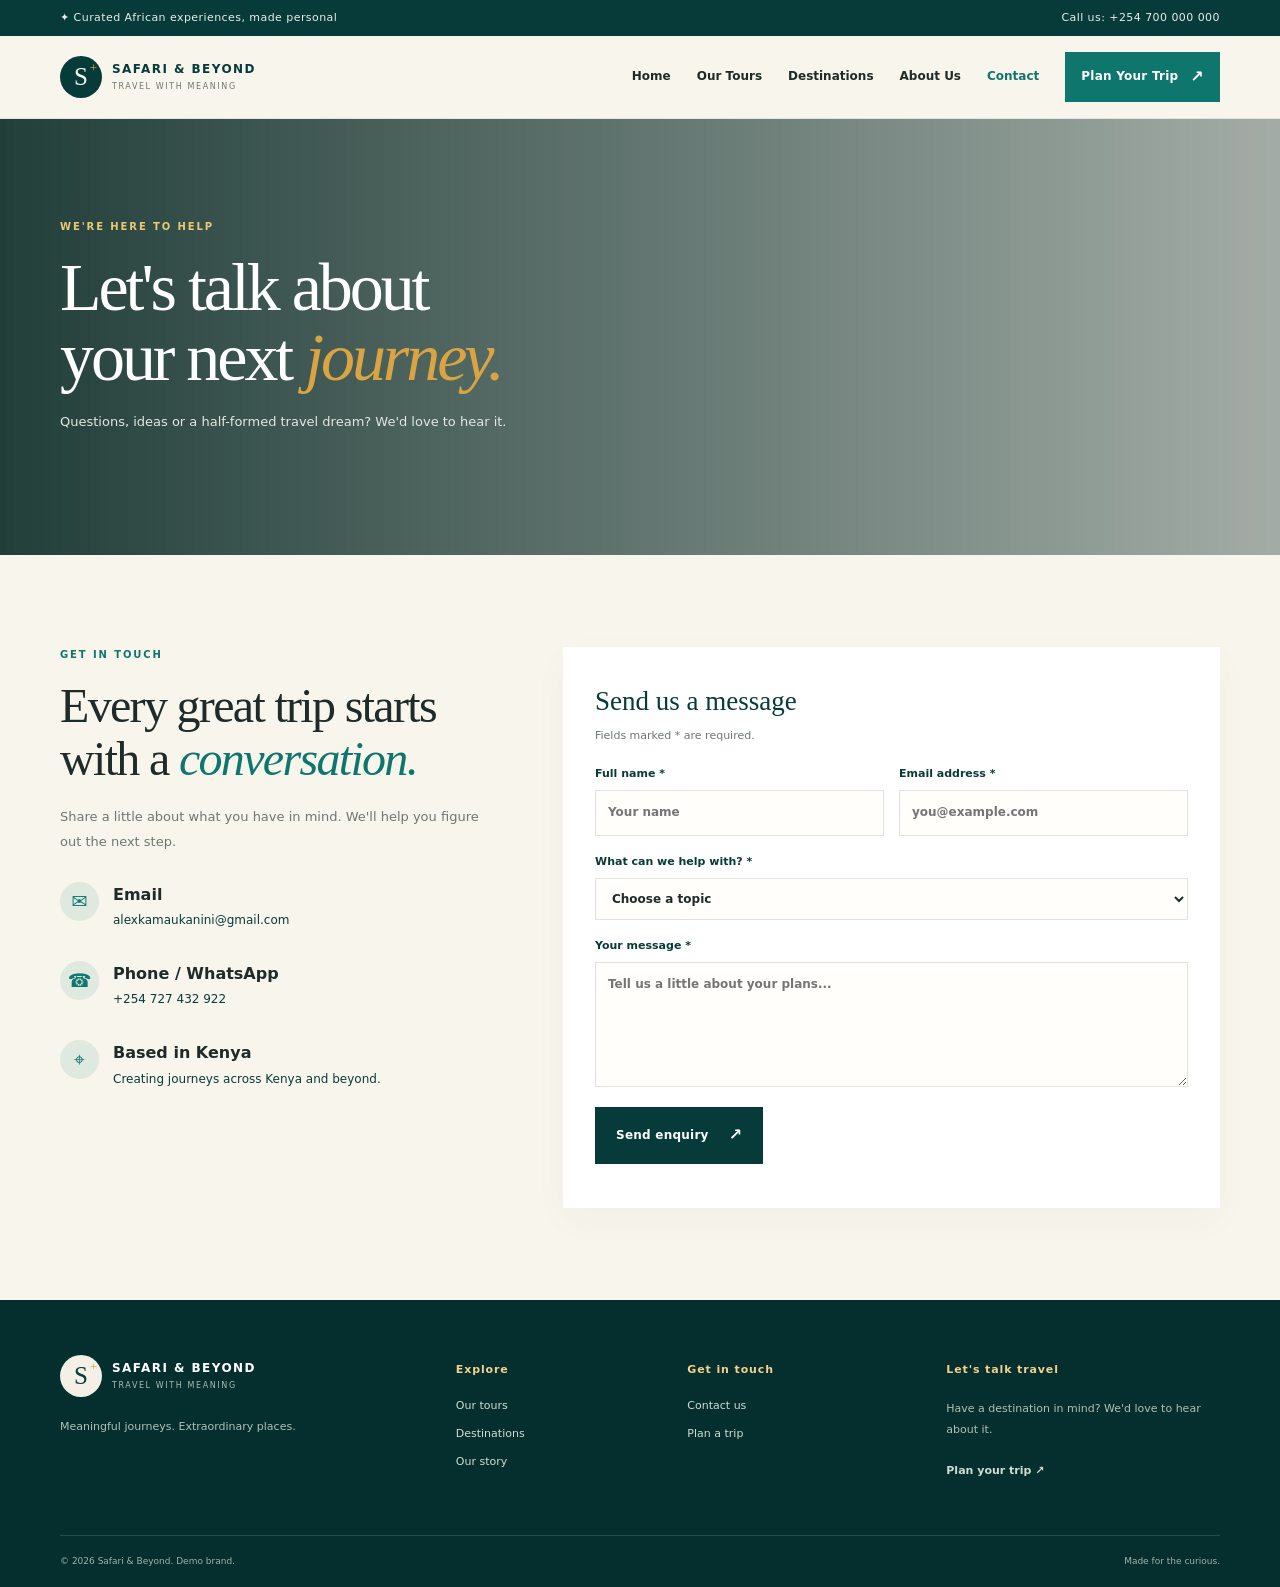
<file: contact.html>
<!DOCTYPE html><html lang="en"><head><meta charset="UTF-8"><meta name="viewport" content="width=device-width, initial-scale=1.0"><title>Contact | Safari & Beyond</title><link rel="stylesheet" href="css/style.css"><script src="js/main.js" defer></script></head><body><div class="topbar"><div class="container topbar-inner"><span>✦ Curated African experiences, made personal</span><span>Call us: +254 700 000 000</span></div></div><header class="site-header"><div class="container nav-wrap"><a class="brand" href="index.html"><span class="brand-mark">S<span>+</span></span><span class="brand-copy"><strong>SAFARI & BEYOND</strong><small>TRAVEL WITH MEANING</small></span></a><button class="menu-toggle" aria-label="Open navigation" aria-expanded="false">☰</button><nav class="main-nav"><a href="index.html">Home</a><a href="tours.html">Our Tours</a><a href="destinations.html">Destinations</a><a href="about.html">About Us</a><a href="contact.html">Contact</a><a class="btn btn-small" href="booking.html">Plan Your Trip <span>↗</span></a></nav></div></header><main><section class="page-hero"><div class="container"><p class="eyebrow light">WE'RE HERE TO HELP</p><h1>Let's talk about<br>your next <em>journey.</em></h1><p>Questions, ideas or a half-formed travel dream? We'd love to hear it.</p></div></section><section class="section container contact-layout"><div class="contact-intro"><p class="eyebrow">GET IN TOUCH</p><h2>Every great trip starts with a <em>conversation.</em></h2><p>Share a little about what you have in mind. We'll help you figure out the next step.</p><div class="contact-method"><span class="value-icon">✉</span><div><strong>Email</strong><p>alexkamaukanini@gmail.com</p></div></div><div class="contact-method"><span class="value-icon">☎</span><div><strong>Phone / WhatsApp</strong><p>+254 727 432 922</p></div></div><div class="contact-method"><span class="value-icon">⌖</span><div><strong>Based in Kenya</strong><p>Creating journeys across Kenya and beyond.</p></div></div></div><form class="form-card" data-demo-form><h3>Send us a message</h3><p class="muted">Fields marked * are required.</p><div class="form-row"><label>Full name *<input name="name" required placeholder="Your name"></label><label>Email address *<input name="email" type="email" required placeholder="you@example.com"></label></div><label>What can we help with? *<select name="topic" required><option value="">Choose a topic</option><option>Tour information</option><option>Custom itinerary</option><option>Group travel</option><option>Other enquiry</option></select></label><label>Your message *<textarea name="message" required rows="5" placeholder="Tell us a little about your plans..."></textarea></label><button class="btn btn-dark" type="submit">Send enquiry <span>↗</span></button><p class="form-feedback" aria-live="polite"></p></form></section></main><footer class="site-footer"><div class="container footer-grid"><div><a class="brand brand-light" href="index.html"><span class="brand-mark">S<span>+</span></span><span class="brand-copy"><strong>SAFARI & BEYOND</strong><small>TRAVEL WITH MEANING</small></span></a><p>Meaningful journeys. Extraordinary places.</p></div><div><h4>Explore</h4><a href="tours.html">Our tours</a><a href="destinations.html">Destinations</a><a href="about.html">Our story</a></div><div><h4>Get in touch</h4><a href="contact.html">Contact us</a><a href="booking.html">Plan a trip</a></div><div><h4>Let's talk travel</h4><p>Have a destination in mind? We'd love to hear about it.</p><a class="text-link light" href="booking.html">Plan your trip ↗</a></div></div><div class="container footer-bottom"><span>© <span data-year></span> Safari & Beyond. Demo brand.</span><span>Made for the curious.</span></div></footer></body></html>
</file>
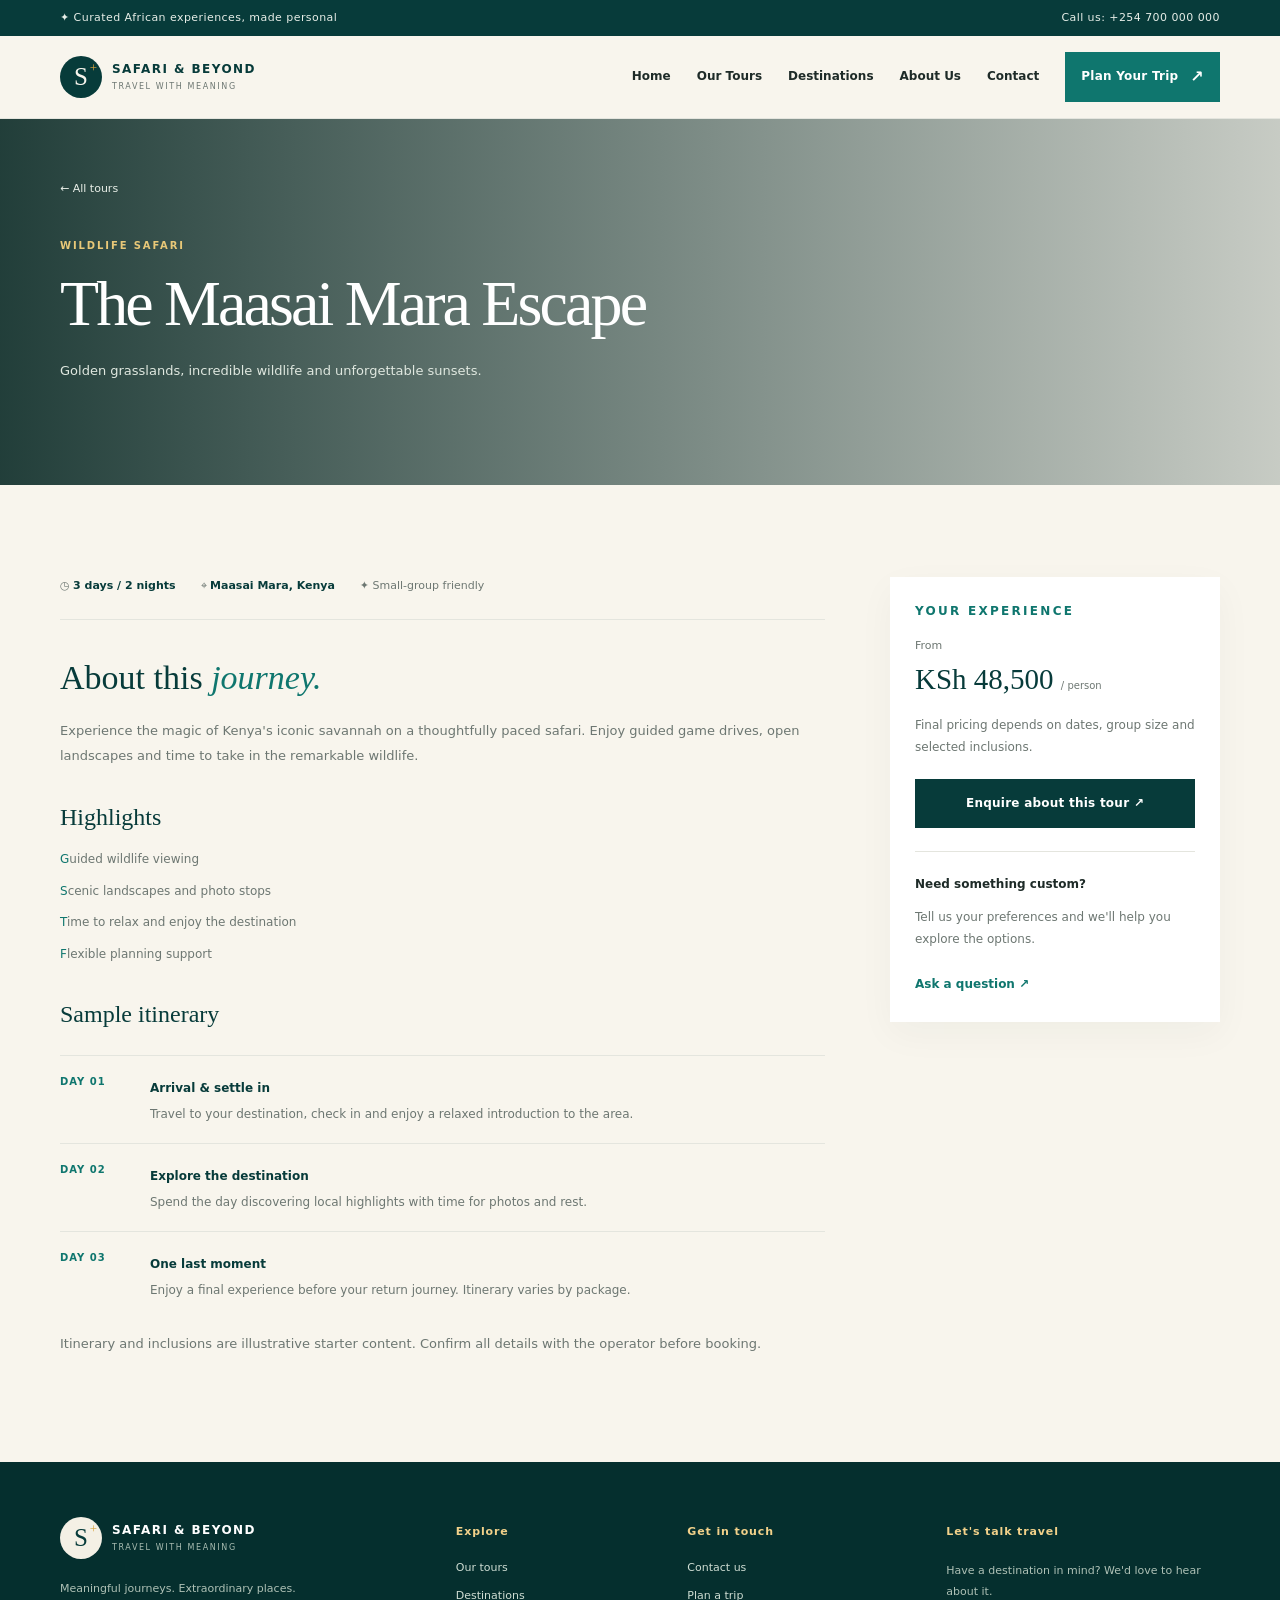
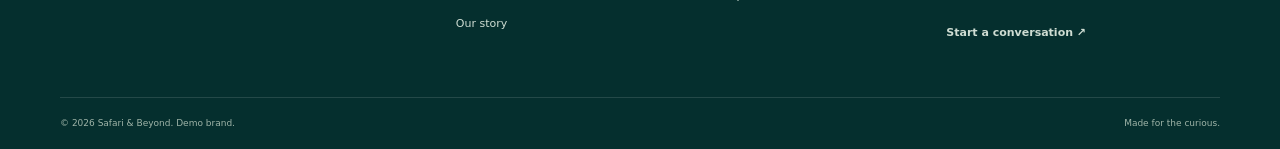
<file: tour-details.html>
<!DOCTYPE html><html lang="en"><head><meta charset="UTF-8"><meta name="viewport" content="width=device-width, initial-scale=1.0"><title>Tour Details | Safari & Beyond</title><link rel="stylesheet" href="css/style.css"><script src="js/main.js" defer></script></head><body><div class="topbar"><div class="container topbar-inner"><span>✦ Curated African experiences, made personal</span><span>Call us: +254 700 000 000</span></div></div><header class="site-header"><div class="container nav-wrap"><a class="brand" href="index.html"><span class="brand-mark">S<span>+</span></span><span class="brand-copy"><strong>SAFARI & BEYOND</strong><small>TRAVEL WITH MEANING</small></span></a><button class="menu-toggle" aria-label="Open navigation" aria-expanded="false">☰</button><nav class="main-nav"><a href="index.html">Home</a><a href="tours.html">Our Tours</a><a href="destinations.html">Destinations</a><a href="about.html">About Us</a><a href="contact.html">Contact</a><a class="btn btn-small" href="booking.html">Plan Your Trip <span>↗</span></a></nav></div></header><main><section class="detail-hero" id="detail-hero"><div class="container"><a class="back-link" href="tours.html">← All tours</a><p class="eyebrow light" id="detail-category">A CURATED EXPERIENCE</p><h1 id="detail-title">The Maasai Mara Escape</h1><p id="detail-summary">Golden grasslands, incredible wildlife and unforgettable sunsets.</p></div></section><section class="section container detail-layout"><div class="detail-main"><div class="detail-facts"><span>◷ <strong id="detail-duration">3 days / 2 nights</strong></span><span>⌖ <strong id="detail-location">Kenya</strong></span><span>✦ Small-group friendly</span></div><h2>About this <em>journey.</em></h2><p id="detail-description">Experience the magic of Kenya's iconic savannah on a thoughtfully paced safari. Enjoy guided game drives, open landscapes and time to take in the remarkable wildlife.</p><h3>Highlights</h3><ul class="check-list"><li>Guided wildlife viewing</li><li>Scenic landscapes and photo stops</li><li>Time to relax and enjoy the destination</li><li>Flexible planning support</li></ul><h3>Sample itinerary</h3><div class="itinerary"><article><span>DAY 01</span><div><strong>Arrival & settle in</strong><p>Travel to your destination, check in and enjoy a relaxed introduction to the area.</p></div></article><article><span>DAY 02</span><div><strong>Explore the destination</strong><p>Spend the day discovering local highlights with time for photos and rest.</p></div></article><article><span>DAY 03</span><div><strong>One last moment</strong><p>Enjoy a final experience before your return journey. Itinerary varies by package.</p></div></article></div><p class="muted">Itinerary and inclusions are illustrative starter content. Confirm all details with the operator before booking.</p></div><aside class="price-card"><p class="eyebrow">YOUR EXPERIENCE</p><p class="price-label">From</p><p class="price" id="detail-price">KSh 48,500 <small>/ person</small></p><p class="muted">Final pricing depends on dates, group size and selected inclusions.</p><a class="btn btn-dark full-width" id="book-this-tour" href="booking.html">Enquire about this tour ↗</a><div class="price-divider"></div><p><strong>Need something custom?</strong></p><p class="muted">Tell us your preferences and we'll help you explore the options.</p><a class="text-link" href="contact.html">Ask a question ↗</a></aside></section></main><footer class="site-footer"><div class="container footer-grid"><div><a class="brand brand-light" href="index.html"><span class="brand-mark">S<span>+</span></span><span class="brand-copy"><strong>SAFARI & BEYOND</strong><small>TRAVEL WITH MEANING</small></span></a><p>Meaningful journeys. Extraordinary places.</p></div><div><h4>Explore</h4><a href="tours.html">Our tours</a><a href="destinations.html">Destinations</a><a href="about.html">Our story</a></div><div><h4>Get in touch</h4><a href="contact.html">Contact us</a><a href="booking.html">Plan a trip</a></div><div><h4>Let's talk travel</h4><p>Have a destination in mind? We'd love to hear about it.</p><a class="text-link light" href="contact.html">Start a conversation ↗</a></div></div><div class="container footer-bottom"><span>© <span data-year></span> Safari & Beyond. Demo brand.</span><span>Made for the curious.</span></div></footer></body></html>
</file>
<file: css/style.css>
:root{--green:#073B3A;--teal:#0F766E;--gold:#D9A441;--ivory:#F8F5ED;--ink:#1E2B28;--muted:#6D7772;--line:#E4E5DE;--white:#fff;--serif:Georgia,"Times New Roman",serif;--sans:Inter,ui-sans-serif,system-ui,-apple-system,BlinkMacSystemFont,"Segoe UI",sans-serif}*{box-sizing:border-box}html{scroll-behavior:smooth}body{margin:0;background:var(--ivory);color:var(--ink);font-family:var(--sans);line-height:1.65}img{display:block;width:100%;height:100%;object-fit:cover}a{color:inherit;text-decoration:none}button,input,select,textarea{font:inherit}.container{width:min(1160px,calc(100% - 48px));margin-inline:auto}.topbar{background:var(--green);color:#e7eee8;font-size:11px;letter-spacing:.04em}.topbar-inner{min-height:36px;display:flex;justify-content:space-between;align-items:center;gap:20px}.site-header{background:rgba(248,245,237,.97);position:sticky;top:0;z-index:50;border-bottom:1px solid rgba(7,59,58,.08);backdrop-filter:blur(12px)}.nav-wrap{height:82px;display:flex;align-items:center;justify-content:space-between;gap:30px}.brand{display:flex;align-items:center;gap:10px;flex-shrink:0}.brand-mark{width:42px;height:42px;background:var(--green);color:var(--ivory);display:grid;place-items:center;font-family:var(--serif);font-size:25px;position:relative;border-radius:50%}.brand-mark span{color:var(--gold);font-size:13px;position:absolute;right:5px;top:1px}.brand-copy{display:flex;flex-direction:column;line-height:1.25;letter-spacing:.09em}.brand-copy strong{font-size:12px;color:var(--green)}.brand-copy small{font-size:8px;color:var(--muted);letter-spacing:.2em;margin-top:5px}.main-nav{display:flex;align-items:center;gap:26px;font-size:12px;font-weight:600}.main-nav>a:not(.btn){transition:color .2s}.main-nav>a:not(.btn):hover,.main-nav>a.active{color:var(--teal)}.menu-toggle{display:none;border:0;background:none;font-size:27px;color:var(--green);cursor:pointer}.btn{display:inline-flex;align-items:center;justify-content:center;gap:20px;padding:14px 20px;background:var(--teal);color:white;border:1px solid var(--teal);font-size:12px;font-weight:700;letter-spacing:.02em;transition:transform .2s,background .2s;cursor:pointer}.btn:hover{background:var(--green);border-color:var(--green);transform:translateY(-2px)}.btn span{font-size:16px}.btn-small{padding:11px 15px;gap:12px}.btn-dark{background:var(--green);border-color:var(--green)}.btn-gold{background:var(--gold);border-color:var(--gold);color:var(--green)}.btn-gold:hover{background:#e4b657;border-color:#e4b657}.full-width{width:100%}.hero{min-height:610px;height:min(76vh,760px);background:#29443a url("https://images.unsplash.com/photo-1516426122078-c23e76319801?auto=format&fit=crop&w=2000&q=90") center 48%/cover no-repeat;position:relative;display:flex;align-items:center;color:white}.hero-shade{position:absolute;inset:0;background:linear-gradient(90deg,rgba(4,32,29,.82) 0%,rgba(4,32,29,.55) 42%,rgba(4,32,29,.08) 100%),linear-gradient(0deg,rgba(4,32,29,.3),transparent 45%)}.hero-content{position:relative;padding-top:24px}.eyebrow{font-size:10px;letter-spacing:.19em;font-weight:800;color:var(--teal);margin:0 0 16px}.eyebrow.light{color:#e8c878}.hero h1,.page-hero h1,.detail-hero h1{font-family:var(--serif);font-size:clamp(44px,6.2vw,78px);line-height:1.04;font-weight:400;letter-spacing:-.045em;margin:0 0 23px;max-width:760px}.hero h1 em,.page-hero h1 em,.detail-hero h1 em,.section-heading h2 em,.feature-copy h2 em,.cta-section h2 em,.destination-feature h2 em,.story-copy h2 em,.contact-intro h2 em,.booking-aside h2 em{font-weight:400;color:var(--gold)}.hero-description{max-width:470px;color:#e2e8e2;font-size:14px;line-height:1.9;margin:0 0 28px}.hero-actions{display:flex;align-items:center;gap:28px}.text-link{display:inline-flex;align-items:center;gap:10px;color:var(--teal);font-size:12px;font-weight:800}.text-link span{font-size:16px}.text-link.light{color:#fff}.hero-note{display:flex;align-items:center;gap:12px;margin-top:70px;color:#e6e7df;font-size:9px;letter-spacing:.17em}.note-line{width:40px;height:1px;background:var(--gold)}.hero-index{position:absolute;right:max(24px,calc((100% - 1160px)/2));bottom:34px;color:#e4e6df;font-size:11px}.hero-index strong{font-size:20px;color:var(--gold)}.search-strip{background:white;box-shadow:0 15px 35px #183d2c0a;position:relative;z-index:2}.search-grid{display:grid;grid-template-columns:1.1fr 1fr 1fr auto;gap:26px;align-items:end;padding:23px 0}.search-grid>div{display:flex;flex-direction:column;gap:5px;border-right:1px solid var(--line);padding-right:18px}.search-grid label,.filters label,.form-card label{font-size:11px;font-weight:750;color:var(--green)}.search-grid select{border:0;outline:0;background:white;color:#65716b;font-size:12px;max-width:100%;padding:4px 0}.search-btn{white-space:nowrap}.section{padding-top:92px;padding-bottom:92px}.section-heading{display:flex;justify-content:space-between;align-items:end;gap:24px;margin-bottom:32px}.section-heading h2,.feature-copy h2,.cta-section h2,.destination-feature h2,.story-copy h2,.contact-intro h2,.booking-aside h2{font-family:var(--serif);font-size:clamp(34px,4vw,48px);line-height:1.1;letter-spacing:-.035em;font-weight:400;margin:0}.section-heading h2 em,.destination-feature h2 em,.story-copy h2 em,.contact-intro h2 em,.booking-aside h2 em{color:var(--teal)}.section-heading .eyebrow{margin-bottom:11px}.section-heading>.muted{font-size:12px}.tour-grid{display:grid;grid-template-columns:repeat(3,minmax(0,1fr));gap:24px}.tour-card{background:#fff;min-width:0;transition:transform .25s,box-shadow .25s}.tour-card:hover{transform:translateY(-5px);box-shadow:0 18px 35px #193b2a12}.tour-image{height:245px;display:block;position:relative;overflow:hidden;background:#dce4d8}.tour-image img{transition:transform .5s}.tour-card:hover .tour-image img{transform:scale(1.04)}.image-tag{position:absolute;left:15px;top:15px;background:var(--ivory);color:var(--green);font-size:9px;font-weight:800;letter-spacing:.12em;padding:8px 10px}.tour-info{padding:20px}.tour-meta{display:flex;justify-content:space-between;gap:10px;color:#758078;font-size:10px}.tour-info h3{font-family:var(--serif);font-size:23px;line-height:1.25;font-weight:400;margin:13px 0 8px;color:var(--green)}.tour-info p{font-size:12px;color:var(--muted);line-height:1.7;margin:0 0 20px}.tour-bottom{border-top:1px solid var(--line);padding-top:15px;display:flex;align-items:center;justify-content:space-between;font-size:10px;color:var(--muted)}.tour-bottom strong{font-size:13px;color:var(--green)}.round-arrow{width:34px;height:34px;border:1px solid #dce2da;border-radius:50%;display:grid;place-items:center;color:var(--green);font-size:17px;transition:all .2s}.round-arrow:hover{background:var(--green);color:white}.feature-band{background:#eeeee5;padding:78px 0}.feature-layout{display:grid;grid-template-columns:1.05fr .85fr;gap:90px;align-items:center}.feature-photo{height:520px;position:relative}.feature-photo:after{content:"";position:absolute;inset:15px -15px -15px 15px;border:1px solid #c6b88e;pointer-events:none}.feature-photo img{position:relative;z-index:1}.photo-caption{position:absolute;z-index:2;bottom:22px;left:22px;display:flex;flex-direction:column;color:white;text-shadow:0 2px 8px #0008}.photo-caption strong{font-family:var(--serif);font-size:27px;font-weight:400}.photo-caption span{font-size:11px}.feature-copy h2{margin-bottom:20px}.feature-copy>p:not(.eyebrow){font-size:13px;color:var(--muted);line-height:1.9;margin-bottom:25px}.value-list{display:grid;gap:18px;margin:26px 0 30px}.value-list>div{display:flex;align-items:center;gap:14px}.value-icon{width:39px;height:39px;flex-shrink:0;background:#dfe9df;color:var(--teal);display:grid;place-items:center;border-radius:50%;font-size:19px}.value-list>div>span:last-child{display:flex;flex-direction:column}.value-list strong{font-size:12px;color:var(--green)}.value-list small{font-size:11px;color:var(--muted)}.destination-grid{display:grid;grid-template-columns:1.2fr 1fr 1fr;grid-template-rows:300px;gap:18px}.destination-card{position:relative;overflow:hidden;color:white;background:var(--green)}.destination-card:after{content:"";position:absolute;inset:0;background:linear-gradient(0deg,rgba(4,26,23,.8),transparent 70%)}.destination-card img{transition:transform .5s}.destination-card:hover img{transform:scale(1.06)}.destination-overlay{position:absolute;z-index:1;bottom:22px;left:22px;right:15px;display:flex;flex-direction:column;align-items:flex-start}.destination-overlay small{font-size:9px;letter-spacing:.15em;color:#e6c776}.destination-overlay strong{font-family:var(--serif);font-size:24px;font-weight:400;margin:5px 0}.destination-overlay>span{font-size:10px}.quote-section{background:#eaece3;padding:74px 0;text-align:center}.quote-inner{max-width:770px}.quote-mark{font-family:var(--serif);font-size:65px;color:var(--gold);line-height:.8}.quote-inner blockquote{font-family:var(--serif);font-size:clamp(24px,3.5vw,39px);line-height:1.35;margin:15px 0 24px;color:var(--green)}.quote-rule{display:block;width:40px;height:2px;background:var(--gold);margin:auto}.quote-inner p{font-size:9px;letter-spacing:.2em;color:var(--muted);margin-top:18px}.cta-section{background:var(--green);color:white;padding:45px 50px;display:flex;align-items:center;justify-content:space-between;gap:30px;margin-top:0;margin-bottom:80px}.cta-section h2{font-size:clamp(30px,4vw,43px)}.cta-section>div>p:not(.eyebrow){font-size:12px;color:#c6d5cd;margin-bottom:0}.cta-section .eyebrow{margin-bottom:10px}.site-footer{background:#052f2e;color:#dbe5dd;padding:55px 0 0}.footer-grid{display:grid;grid-template-columns:1.3fr .7fr .8fr 1fr;gap:40px;padding-bottom:45px}.brand-light .brand-mark{background:#f4f0e5;color:var(--green)}.brand-light .brand-copy strong{color:white}.brand-light .brand-copy small{color:#a9bdb2}.footer-grid>div>p{font-size:11px;line-height:1.9;color:#afc1b6;margin-top:20px}.footer-grid h4{font-size:11px;color:#f2d18a;margin:6px 0 18px;letter-spacing:.08em}.footer-grid>div>a:not(.brand){display:block;font-size:11px;color:#cfddd3;margin:10px 0}.footer-grid .text-link{display:inline-flex!important}.footer-bottom{border-top:1px solid #ffffff20;padding:18px 0;display:flex;justify-content:space-between;gap:20px;color:#9fb4a8;font-size:9px}.page-hero{background:linear-gradient(90deg,rgba(4,37,33,.88),rgba(4,37,33,.35)),url("https://images.unsplash.com/photo-1516426122078-c23e76319801?auto=format&fit=crop&w=1800&q=85") center 45%/cover;color:white;padding:100px 0 110px}.page-hero h1{font-size:clamp(44px,6vw,68px);margin-bottom:18px}.page-hero p:not(.eyebrow){max-width:520px;color:#e1e9e1;font-size:13px}.filters{display:grid;grid-template-columns:2fr 1fr 1fr;gap:18px;background:white;padding:20px;margin-bottom:28px}.filters label,.form-card label{display:flex;flex-direction:column;gap:7px}.filters input,.filters select,.form-card input,.form-card select,.form-card textarea{width:100%;padding:12px;border:1px solid #dfe4dc;background:#fffefa;color:var(--ink);outline:none;border-radius:0;font-size:12px}.filters input:focus,.filters select:focus,.form-card input:focus,.form-card select:focus,.form-card textarea:focus{border-color:var(--teal);box-shadow:0 0 0 2px #0f766e17}.empty-state{padding:35px;text-align:center;color:var(--muted)}.destination-list{display:grid;gap:65px}.destination-feature{display:grid;grid-template-columns:1.1fr .9fr;align-items:center;gap:65px}.destination-feature.reverse img{order:2}.destination-feature>img{height:390px}.destination-feature h2{margin-bottom:18px}.destination-feature p:not(.eyebrow){font-size:13px;color:var(--muted);line-height:1.9;margin-bottom:22px}.story-grid{display:grid;grid-template-columns:1fr 1fr;gap:70px;align-items:center}.story-image{height:500px}.story-copy>p:not(.eyebrow){font-size:13px;color:var(--muted);line-height:1.9}.story-copy h2{margin-bottom:23px}.story-copy .btn{margin-top:14px}.values-section{background:#eeeee5;padding:75px 0;margin-bottom:80px}.values-grid{display:grid;grid-template-columns:repeat(3,1fr);gap:24px;margin-top:35px}.values-grid article{background:#fff;padding:28px}.values-grid article>span{font-family:var(--serif);font-size:28px;color:var(--gold)}.values-grid h3{font-family:var(--serif);font-size:23px;font-weight:400;color:var(--green);margin:10px 0}.values-grid p{font-size:12px;color:var(--muted);line-height:1.8}.contact-layout,.booking-layout{display:grid;grid-template-columns:.8fr 1.2fr;gap:65px;align-items:start}.contact-intro h2,.booking-aside h2{margin-bottom:20px}.contact-intro>p:not(.eyebrow),.booking-aside>p:not(.eyebrow){font-size:13px;color:var(--muted);line-height:1.9}.contact-method{display:flex;gap:14px;align-items:flex-start;margin-top:27px}.contact-method>div p{font-size:12px;color:var(--green);margin:3px 0}.contact-method small{font-size:10px;color:var(--muted)}.form-card{background:white;padding:32px;box-shadow:0 12px 35px #183d2c08}.form-card h3{font-family:var(--serif);font-size:27px;font-weight:400;color:var(--green);margin:0 0 3px}.form-card>.muted{font-size:11px;margin:0 0 20px}.form-card>label,.form-row{margin-top:17px}.form-row{display:grid;grid-template-columns:1fr 1fr;gap:15px}.form-card textarea{resize:vertical}.form-card button{margin-top:20px}.form-feedback{font-size:12px;color:var(--teal);font-weight:700}.form-card>small{display:block;margin-top:10px;font-size:10px}.booking-aside .check-list{margin:25px 0}.check-list{list-style:none;padding:0;display:grid;gap:12px;font-size:12px;color:var(--muted)}.check-list li::first-letter{color:var(--teal)}.aside-image{height:220px;margin-top:30px}.detail-hero{background:linear-gradient(90deg,rgba(4,37,33,.88),rgba(4,37,33,.2)),url("https://images.unsplash.com/photo-1516426122078-c23e76319801?auto=format&fit=crop&w=1800&q=85") center/cover;color:white;padding:55px 0 90px}.back-link{display:inline-block;color:#e8eee7;font-size:11px;margin-bottom:40px}.detail-hero h1{font-size:clamp(40px,5vw,65px)}.detail-hero p:not(.eyebrow){color:#e0e8e0;font-size:13px;max-width:500px}.detail-layout{display:grid;grid-template-columns:1fr 330px;gap:65px;align-items:start}.detail-facts{display:flex;flex-wrap:wrap;gap:25px;padding:0 0 24px;border-bottom:1px solid var(--line);font-size:11px;color:var(--muted)}.detail-facts strong{color:var(--green)}.detail-main h2{font-family:var(--serif);font-size:34px;font-weight:400;color:var(--green);margin:30px 0 10px}.detail-main h2 em{color:var(--teal);font-weight:400}.detail-main>p{font-size:13px;color:var(--muted);line-height:1.9}.detail-main h3{font-family:var(--serif);font-weight:400;font-size:24px;color:var(--green);margin:30px 0 8px}.itinerary{display:grid;gap:0;margin-top:20px}.itinerary article{display:grid;grid-template-columns:75px 1fr;gap:15px;border-top:1px solid var(--line);padding:18px 0}.itinerary article>span{font-size:10px;font-weight:800;color:var(--teal);letter-spacing:.1em}.itinerary strong{font-size:12px;color:var(--green)}.itinerary p{font-size:12px;color:var(--muted);margin:5px 0 0}.price-card{background:white;padding:25px;box-shadow:0 12px 35px #183d2c0a;position:sticky;top:110px}.price-label{font-size:11px;color:var(--muted);margin:0}.price{font-family:var(--serif);font-size:29px;color:var(--green);margin:0 0 12px}.price small{font-family:var(--sans);font-size:10px;color:var(--muted)}.price-card>.muted{font-size:11px;line-height:1.8;margin-bottom:20px}.price-divider{height:1px;background:var(--line);margin:23px 0}.price-card>p:not(.price-label):not(.price){font-size:12px}.muted{color:var(--muted)}@media(max-width:950px){.main-nav{gap:15px}.main-nav>a{font-size:11px}.nav-wrap{gap:16px}.feature-layout{gap:45px}.footer-grid{grid-template-columns:1fr 1fr;gap:30px}.detail-layout{gap:30px;grid-template-columns:1fr 290px}}@media(max-width:760px){.container{width:min(100% - 32px,600px)}.topbar-inner{min-height:32px;font-size:9px}.topbar-inner span:last-child{display:none}.nav-wrap{height:70px}.brand-mark{width:38px;height:38px}.brand-copy strong{font-size:10px}.menu-toggle{display:block}.main-nav{display:none;position:absolute;top:70px;left:0;right:0;background:var(--ivory);padding:20px 24px 25px;box-shadow:0 15px 20px #173c2c15;flex-direction:column;align-items:stretch;gap:0}.main-nav.open{display:flex}.main-nav>a:not(.btn){padding:12px 0;border-bottom:1px solid var(--line)}.main-nav .btn{margin-top:15px}.hero{height:auto;min-height:610px;background-position:58% center}.hero-shade{background:linear-gradient(90deg,rgba(4,32,29,.82),rgba(4,32,29,.32)),linear-gradient(0deg,rgba(4,32,29,.3),transparent)}.hero-content{padding-top:50px;padding-bottom:45px}.hero h1{font-size:clamp(43px,12vw,63px)}.hero-description{font-size:13px;max-width:390px}.hero-note{margin-top:52px;font-size:8px}.hero-index{bottom:20px}.search-grid{grid-template-columns:1fr 1fr;gap:16px;padding:20px 0}.search-grid>div{border:0;padding:0}.search-btn{grid-column:1/-1}.section{padding-top:65px;padding-bottom:65px}.section-heading{align-items:flex-start;flex-direction:column;margin-bottom:25px}.section-heading h2,.feature-copy h2,.cta-section h2{font-size:37px}.tour-grid{grid-template-columns:1fr;gap:20px}.tour-image{height:260px}.feature-band{padding:55px 0}.feature-layout{grid-template-columns:1fr;gap:40px}.feature-photo{height:370px;margin-right:10px}.feature-copy{max-width:500px}.destination-grid{grid-template-columns:1fr 1fr;grid-template-rows:260px 230px}.destination-large{grid-column:1/-1}.destination-overlay strong{font-size:21px}.cta-section{margin-bottom:55px;padding:32px 25px;align-items:flex-start;flex-direction:column}.footer-grid{grid-template-columns:1fr 1fr;gap:26px 20px}.footer-bottom{font-size:8px}.page-hero{padding:75px 0 80px}.page-hero h1{font-size:48px}.filters{grid-template-columns:1fr;padding:17px}.destination-list{gap:45px}.destination-feature,.story-grid,.contact-layout,.booking-layout{grid-template-columns:1fr;gap:30px}.destination-feature>img{height:280px}.destination-feature.reverse img{order:0}.story-image{height:330px}.values-section{padding:55px 0;margin-bottom:55px}.values-grid{grid-template-columns:1fr;gap:14px}.form-card{padding:23px}.detail-layout{grid-template-columns:1fr}.price-card{position:static;grid-row:1}.detail-hero{padding:35px 0 65px}.back-link{margin-bottom:30px}.detail-facts{gap:12px}.booking-aside .aside-image{height:200px}}@media(max-width:420px){.hero-actions{align-items:flex-start;flex-direction:column;gap:18px}.form-row{grid-template-columns:1fr}.destination-grid{grid-template-columns:1fr;grid-template-rows:260px 220px 220px}.destination-large{grid-column:auto}.footer-grid{grid-template-columns:1fr}.footer-bottom{flex-direction:column;gap:6px}.section-heading h2{font-size:34px}.search-grid{grid-template-columns:1fr}.search-btn{grid-column:auto}}

/* Catalogue, destination detail and booking enhancements */
.tour-grid{align-items:stretch}.tour-card[hidden]{display:none!important}.tour-card{min-width:0}.booking-estimate{margin-top:20px;padding:18px;background:#f1f3eb;border-left:3px solid var(--gold);display:grid;gap:5px}.booking-estimate span{font-size:10px;letter-spacing:.08em;text-transform:uppercase;color:var(--muted)}.booking-estimate strong{font-family:var(--serif);font-size:25px;font-weight:400;color:var(--green)}.booking-estimate small{font-size:10px;color:var(--muted);line-height:1.6}.destination-detail-hero{min-height:400px;display:flex;align-items:flex-end;background-position:center;background-size:cover;color:white;padding:75px 0}.destination-detail-hero h1{font-size:clamp(42px,6vw,68px);max-width:750px;margin:8px 0}.destination-detail-hero p:not(.eyebrow){max-width:620px;color:#e2e9e1;font-size:13px}.destination-detail-grid{display:grid;grid-template-columns:1fr 1fr;gap:45px;align-items:center}.destination-detail-grid img{height:360px}.destination-detail-copy p{font-size:13px;color:var(--muted);line-height:1.9}.destination-tour-grid{display:grid;grid-template-columns:repeat(3,minmax(0,1fr));gap:22px;margin-top:30px}.destination-tour-grid .tour-card{background:white}.destination-tip{background:#eeeee5;padding:25px;margin-top:30px}.destination-tip h3{font-family:var(--serif);font-size:24px;font-weight:400;color:var(--green);margin:0 0 8px}.destination-tip p{font-size:12px;color:var(--muted);margin:0}@media(max-width:760px){.destination-detail-grid{grid-template-columns:1fr;gap:25px}.destination-detail-grid img{height:270px}.destination-tour-grid{grid-template-columns:1fr;gap:20px}}
</file>
